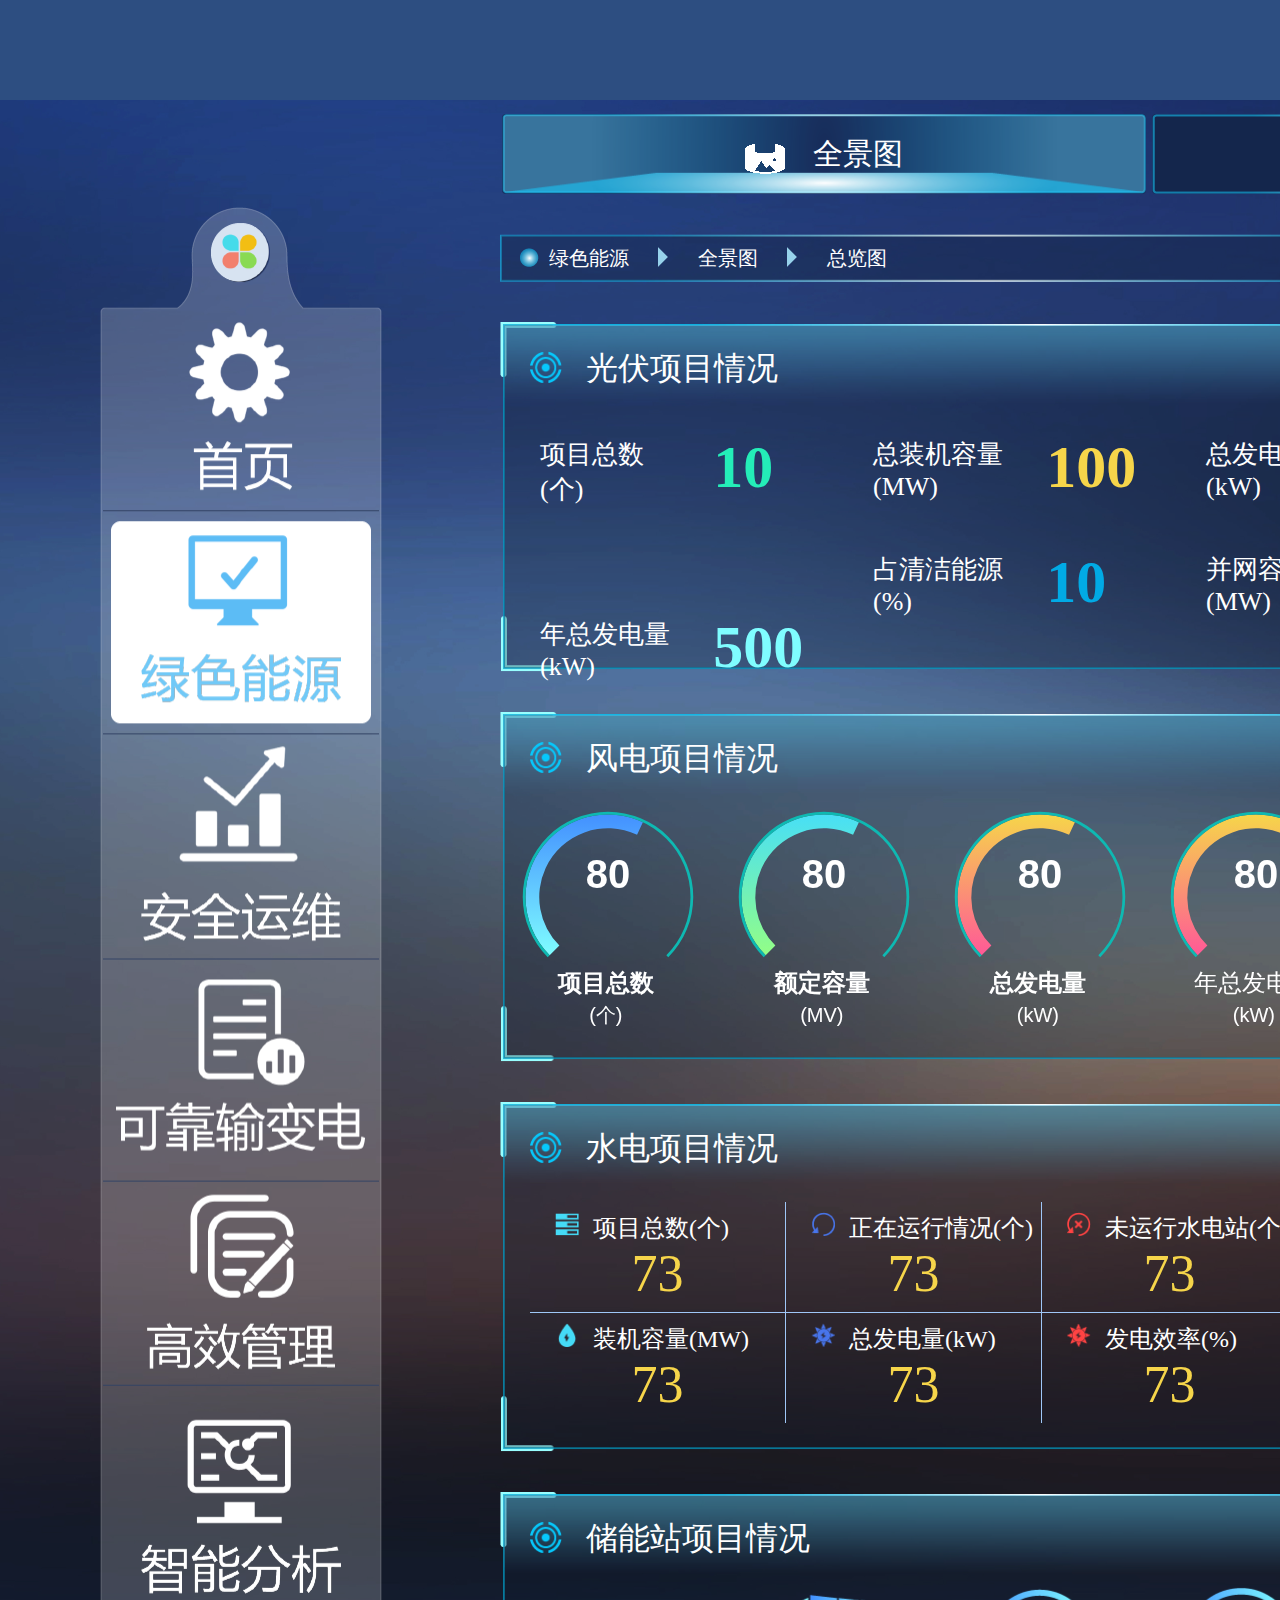
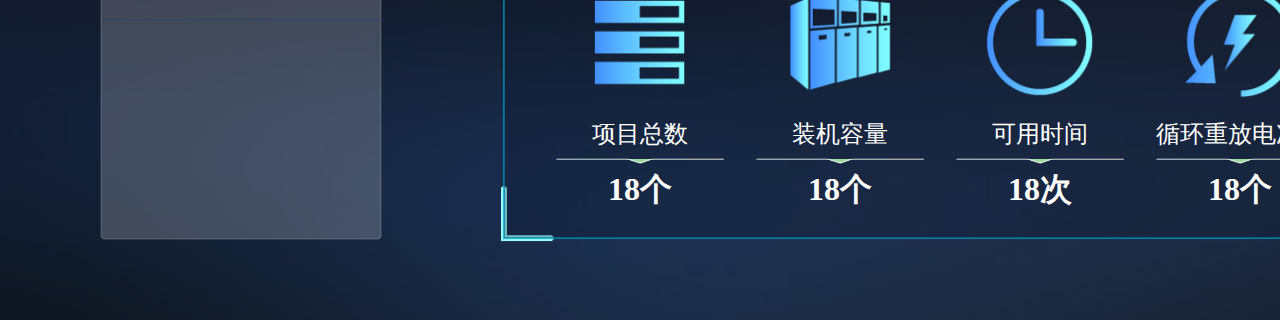
<file: index.html>
<!DOCTYPE html>
<html>
<head>
    <meta charset="utf-8">
	<title>乳源智能电网监测分析与辅助决策</title>
	<link rel="stylesheet" type="text/css" href="./css/index.css">
</head>
<body>
	<header>乳源智能电网监测分析与辅助决策</header>
    <nav>
      <img src="./img/nav.png">
    </nav>
    <iframe src="./greenEnergy.html"  class="router-view" id="main" name="main" frameborder="no" border="0" style="width:4620px;height:1815px;"></iframe>
    <!-- <iframe src="./绿色能源.html"  class="router-view" id="main" name="main" frameborder="0" style="min-height:400px;width:100%;height:99%;"></iframe> -->
    <script type="text/javascript" src="./js/jquery-3.3.1.min.js"></script>
    <script type="text/javascript" src="./js/index.js"></script>
</body>
</html>
</file>
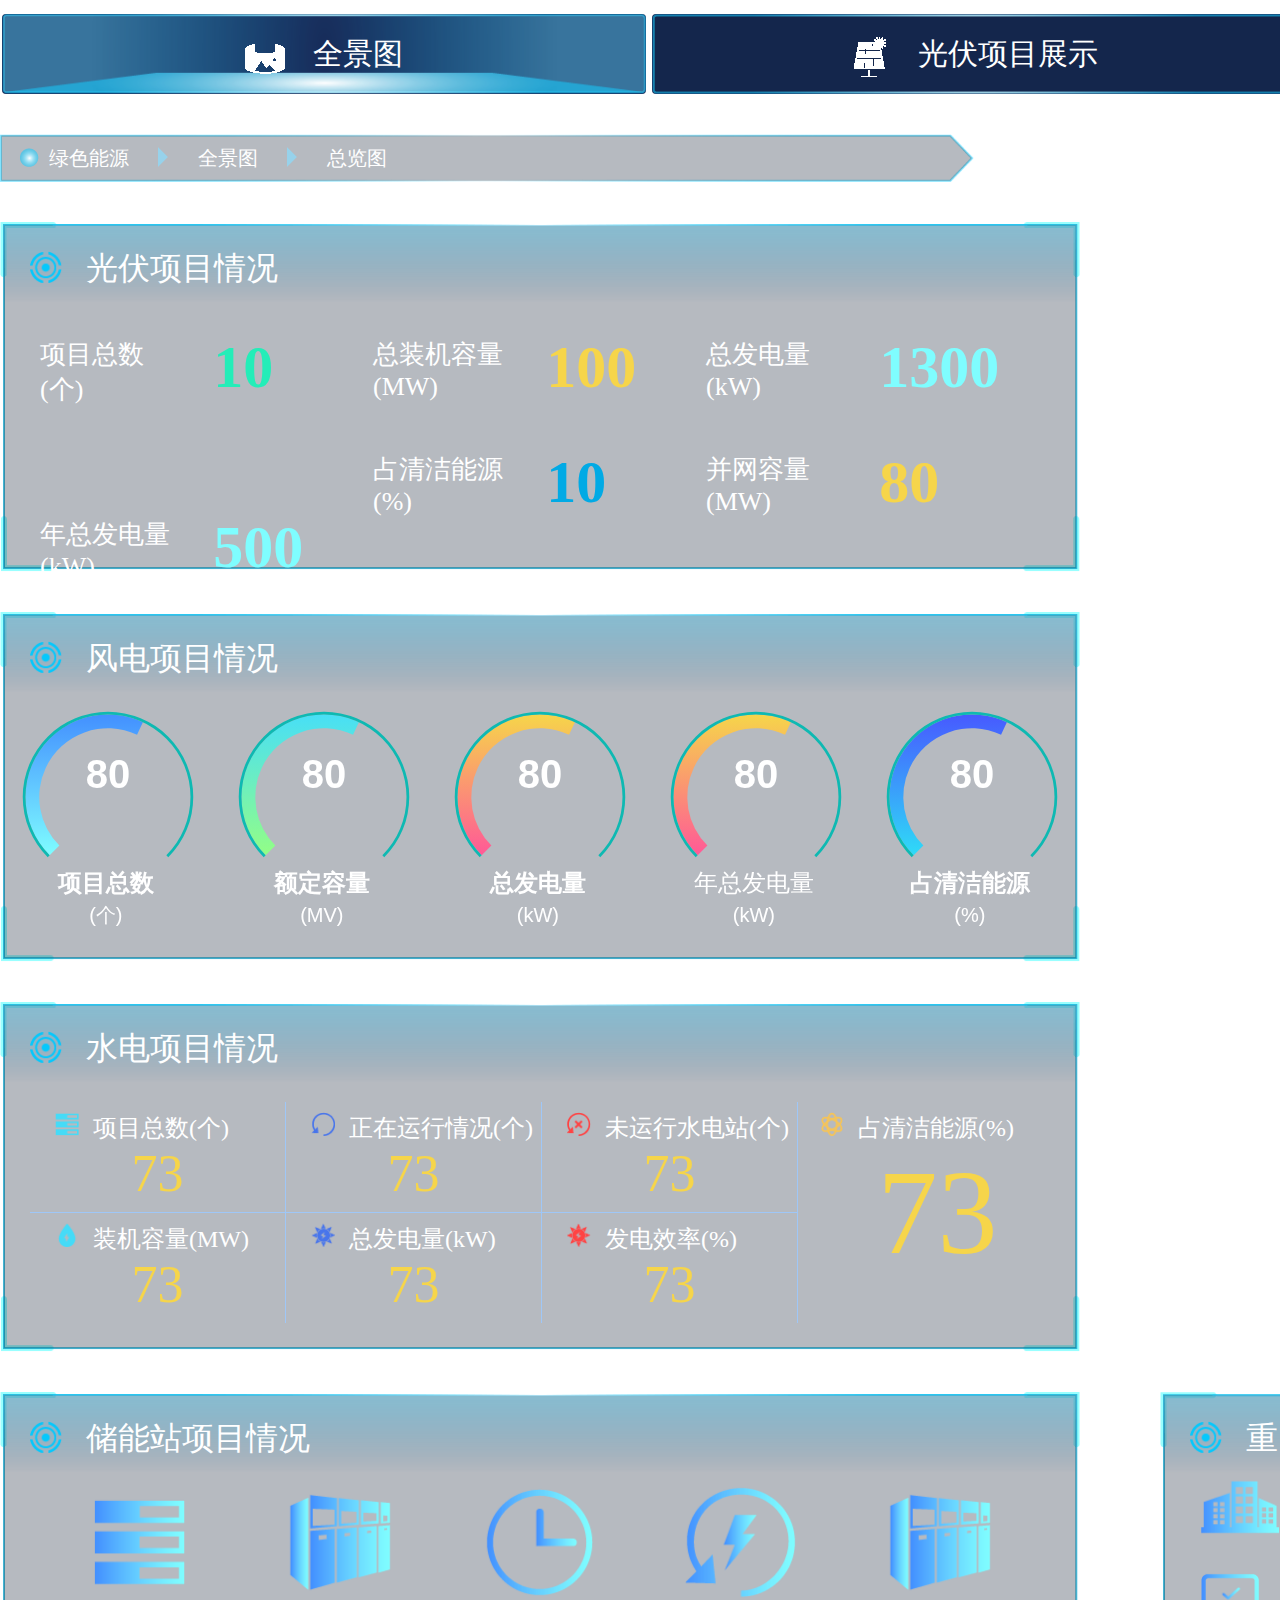
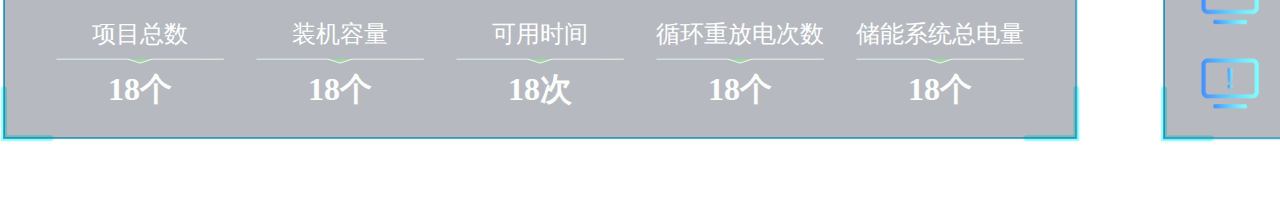
<file: greenEnergy.html>
<!DOCTYPE html>
<html>

<head>
    <meta charset="utf-8">
    <title>乳源智能电网监测分析与辅助决策</title>
    <link rel="stylesheet" type="text/css" href="./css/index2.css">
</head>

<body>
    <div class="index">
        <div class="items-wrapper">
            <div class="item-wrapper">
                <div class="visited item">
                    <img src="./img/全景.png">
                    <span>全景图</span>
                </div>
                <ul class="child-nav">
                    <li data-url="./overallView.html">总览图</li>
                </ul>
            </div>
            <div class="item-wrapper">
                <div class="item">
                    <img src="./img/光伏.png">
                    <span>光伏项目展示</span>
                </div>
                <ul class="child-nav">
                    <li data-url="./photovoltaic.html">总览图</li>
                </ul>
            </div>
            <div class="item-wrapper">
                <div class="item">
                    <img src="./img/风电.png">
                    <span>风电项目展示</span>
                </div>
                <ul class="child-nav">
                    <li data-url="./windPower.html">总览图</li>
                </ul>
            </div>
            <div class="item-wrapper">
                <div class="item">
                    <img src="./img/水电.png">
                    <span>水电项目展示</span>
                </div>
                <ul class="child-nav">
                    <li data-url="./hydropower.html">总览图</li>
                    <li data-url="./visualization.html">数据可视化</li>
                </ul>
            </div>
            <div class="item-wrapper">
                <div class="item">
                    <img src="./img/储能.png">
                    <span>储能项目展示</span>
                </div>
                <ul class="child-nav">
                    <li data-url="./storedEnergy.html">总览图</li>
                </ul>
            </div>
            <div class="item-wrapper">
                <div class="item">
                    <img src="./img/用户.png">
                    <span>重点用户展示</span>
                </div>
                <ul class="child-nav">
                    <li data-url="./majorCustomers.html">总览图</li>
                </ul>
            </div>
            <div class="item-wrapper">
                <div class="item">
                    <img src="./img/智慧平台.png">
                    <span>智慧台区展示</span>
                </div>
                <ul class="child-nav">
                    <li data-url="./intelligent.html">总览图</li>
                </ul>
            </div>
            <div style="clear: both;"></div>
        </div>
        <div class="bread-wrapper">
            <div class="bread">
                <div class="bread-item">
                    <img src="./img/面包屑.png">
                    <span class="first-name">绿色能源</span>
                </div>
                <div class="bread-item">
                    <span id="bread-second">
                        <img src="./img/面包屑2.png">
                        <span class="name">全景图</span>
                    </span>
                </div>
                <div class="bread-item">
                    <span id="bread-three">
                        <img src="./img/面包屑2.png">
                        <span class="name">总览图</span>
                    </span>
                    <!-- <img src="./img/面包屑2.png">
                    <span class="name">总览图</span> -->
                </div>
            </div>
        </div>
        <iframe src="./overallView.html" class="router-view" id="main" name="main" frameborder="no" border="0" 
        style="width:100%;height:100%;"></iframe>
        <!-- <iframe src="./光伏项目展示.html" class="router-view" id="main" name="main" frameborder="no" border="0" style="min-height:550px;width:100%;height:100%;"></iframe> -->
    </div>
        
    <script type="text/javascript" src="./js/jquery-3.3.1.min.js"></script>
    <script type="text/javascript" src="./js/index2.js"></script>
</body>

</html>
</file>
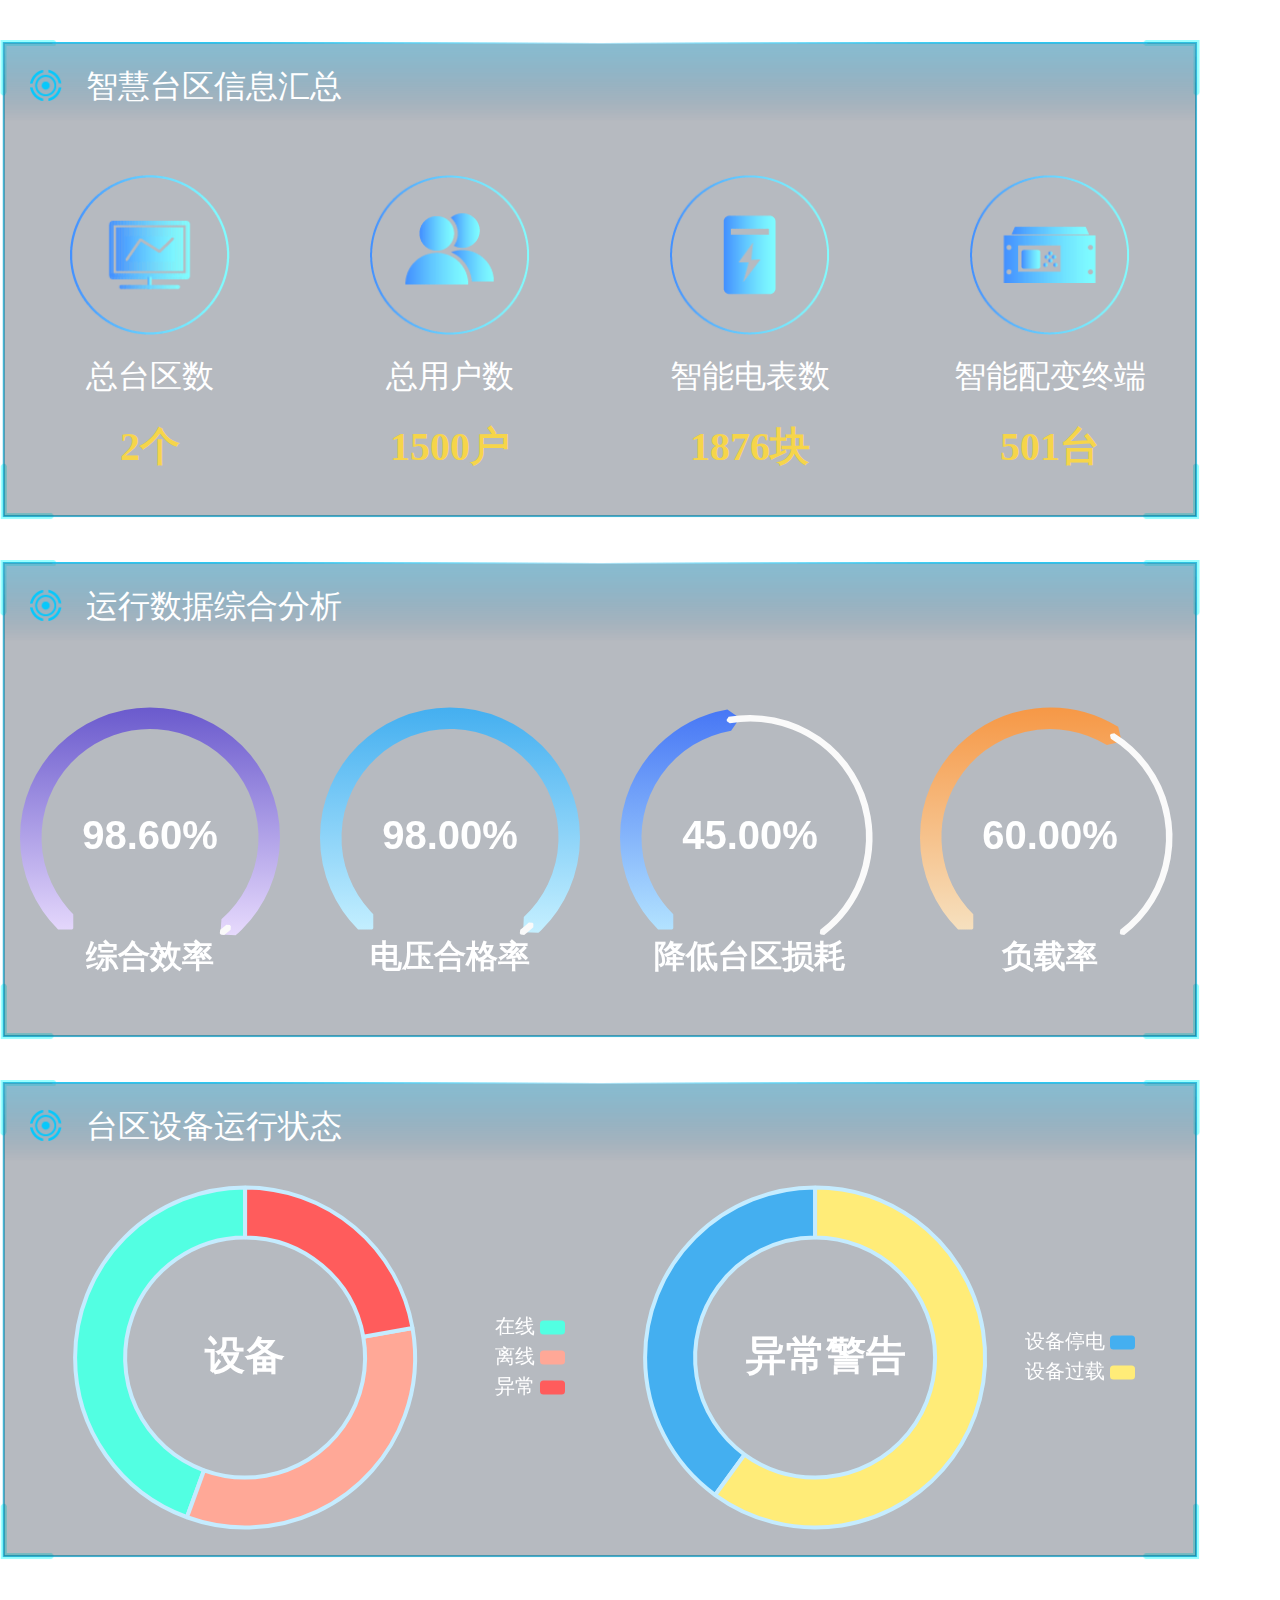
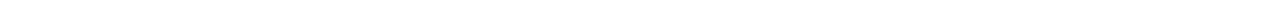
<file: intelligent.html>
<!DOCTYPE html>
<html>
<head>
	<meta charset="utf-8">
	<title>乳源智能电网监测分析与辅助决策</title>
    <link rel="stylesheet" type="text/css" href="./css/intelligent.css">
</head>
<body>
	<div class="outer-wrapper" id="app">
		<div class="left-wrapper">
			<div class="wrapper-item">
				<div class="item-title">
                    <span class="icon-img"><img src="./img/风电项目展示/标题图标.png"></span>
                    <span class="icon-text">智慧台区信息汇总</span>
                </div>
                <div class="wrapper-item-content">
                	<div class="left-item-one">
                		<div class="left-item-one-img"><img src="./img/智慧台区展示/汇总1-8.png"></div>
                		<div class="left-item-one-title" v-html="infoData.totalAmount.title"></div>
                		<div class="left-item-one-num" v-html="infoData.totalAmount.value"></div>
                	</div>
                	<div class="left-item-one">
                		<div class="left-item-one-img"><img src="./img/智慧台区展示/汇总2-8.png"></div>
                		<div class="left-item-one-title" v-html="infoData.totalCus.title"></div>
                		<div class="left-item-one-num" v-html="infoData.totalCus.value"></div>
                	</div>
                	<div class="left-item-one">
                		<div class="left-item-one-img"><img src="./img/智慧台区展示/汇总3-8.png"></div>
                		<div class="left-item-one-title" v-html="infoData.ammeter.title"></div>
                		<div class="left-item-one-num" v-html="infoData.ammeter.value"></div>
                	</div>
                	<div class="left-item-one">
                		<div class="left-item-one-img"><img src="./img/智慧台区展示/汇总4-8.png"></div>
                		<div class="left-item-one-title" v-html="infoData.terminal.title"></div>
                		<div class="left-item-one-num" v-html="infoData.terminal.value"></div>
                	</div>
                </div>
			</div>
			<div class="wrapper-item">
				<div class="item-title">
                    <span class="icon-img"><img src="./img/风电项目展示/标题图标.png"></span>
                    <span class="icon-text">运行数据综合分析</span>
                </div>
                <div class="wrapper-item-content">
                	<div class="left-item-two" ref="sportItem1"></div>
                	<div class="left-item-two" ref="sportItem2"></div>
                	<div class="left-item-two" ref="sportItem3"></div>
                	<div class="left-item-two" ref="sportItem4"></div>
                </div>
			</div>
			<div class="wrapper-item">
				<div class="item-title">
                    <span class="icon-img"><img src="./img/风电项目展示/标题图标.png"></span>
                    <span class="icon-text">台区设备运行状态</span>
                </div>
                <div class="wrapper-item-content right-padding-60">
                	<div class="left-item-three" ref="deviceItem1"></div>
                	<div class="left-item-three" ref="deviceItem2"></div>
                </div>
			</div>
		</div>
		<div class="middle-wrapper">
			<div class="middle-item">
				<!-- <div class="middle-item-button">
					<img src="./img/智慧台区展示/智慧台区-8.png">
					<span>智慧台区</span>
				</div> -->
                <div class="map-charts" ref="mapItem"></div>
			</div>
		</div>
		<div class="right-wrapper">
			<div class="wrapper-item">
				<div class="item-title">
                    <span class="icon-img"><img src="./img/风电项目展示/标题图标.png"></span>
                    <span class="icon-text">台区用电量趋势分析</span>
                </div>
                <div class="wrapper-item-content" ref="useEleItem"></div>
			</div>
			<div class="wrapper-item">
				<div class="item-title">
                    <span class="icon-img"><img src="./img/风电项目展示/标题图标.png"></span>
                    <span class="icon-text">电能质量分析</span>
                </div>
                <div class="wrapper-item-content" ref="powerQualityItem"></div>
			</div>
			<div class="wrapper-item">
				<div class="item-title">
                    <span class="icon-img"><img src="./img/风电项目展示/标题图标.png"></span>
                    <span class="icon-text">告警事件统计</span>
                </div>
                <div class="wrapper-item-content" ref='warnItem'></div>
			</div>
		</div>
	</div>
	<script type="text/javascript" src="./js/jquery-3.3.1.min.js"></script>
    <script src="./js/vue.js"></script>
    <script type="text/javascript" src="./js/echarts/echarts.min.js"></script>
    <script type="text/javascript" src="./js/intelligent.js"></script>
</body>
</html>
</file>
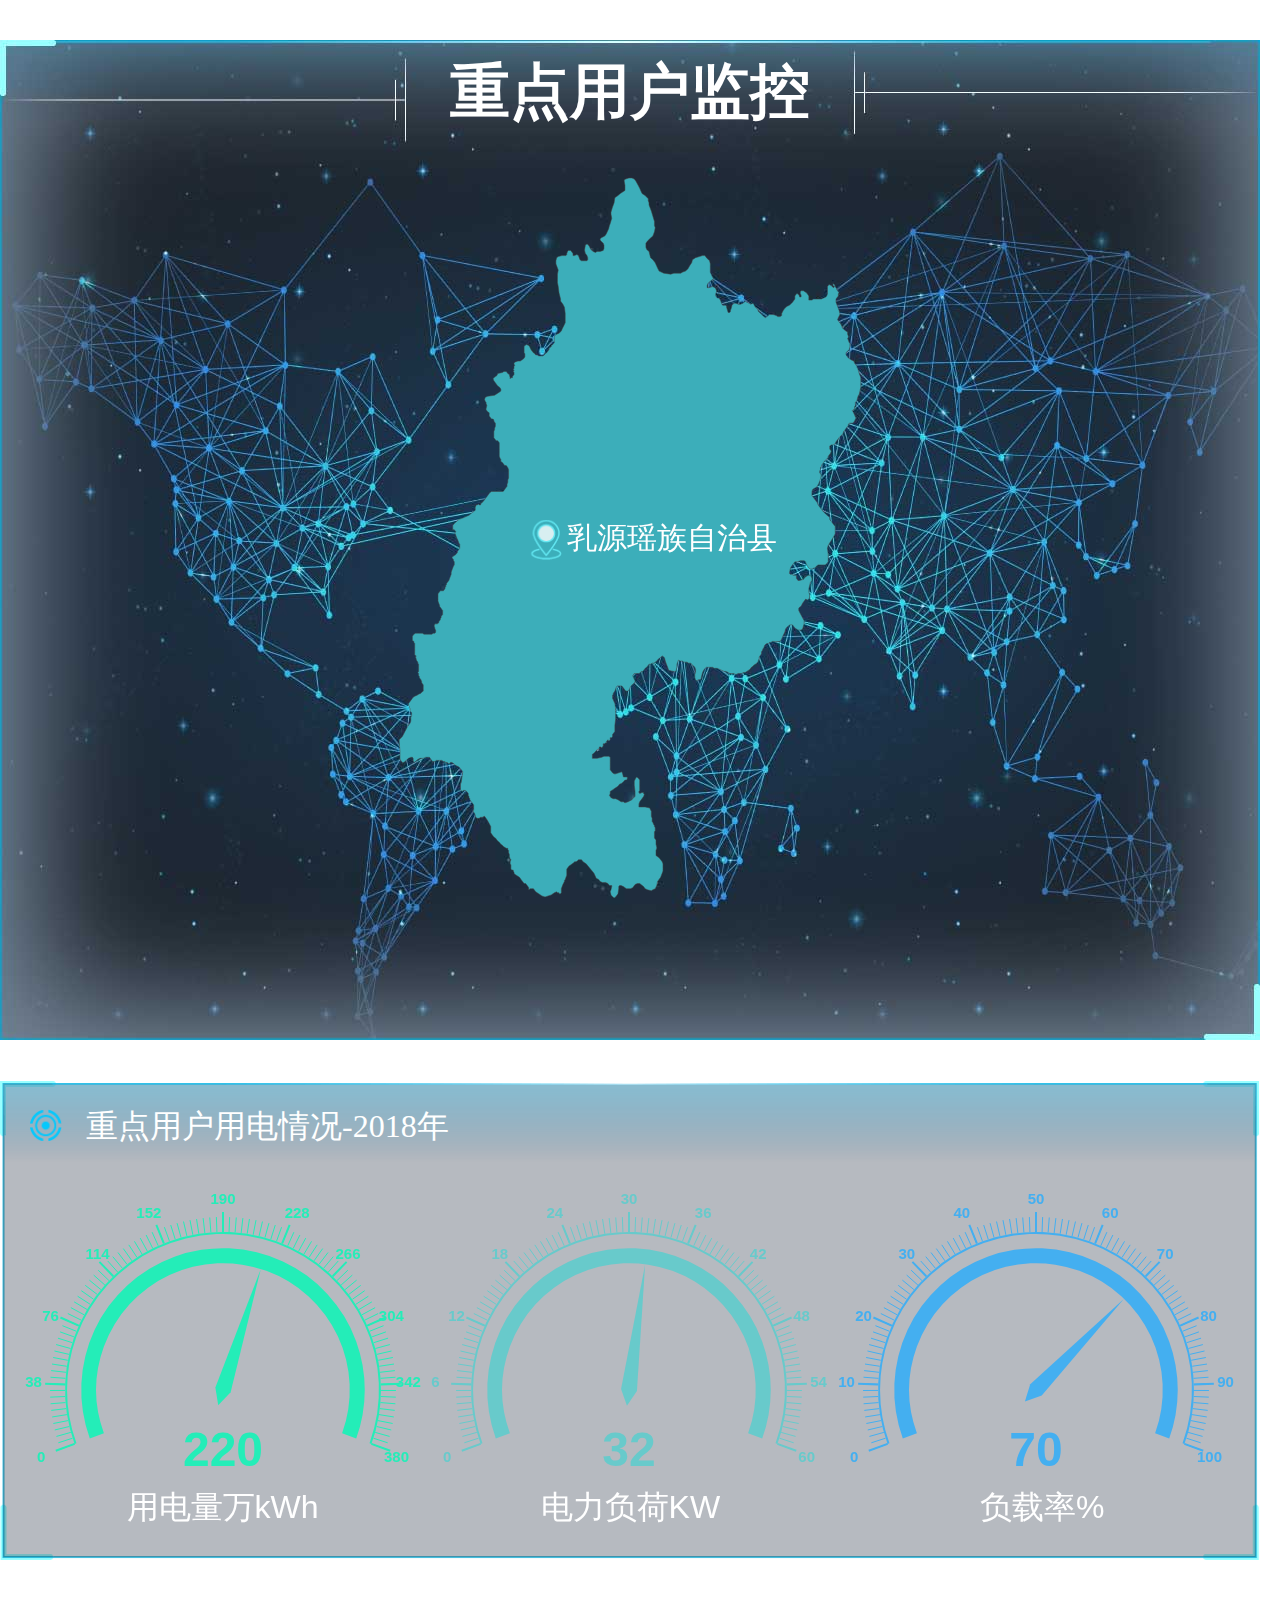
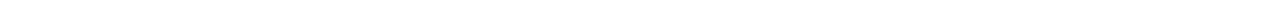
<file: majorCustomers.html>
<!DOCTYPE html>
<html>

<head>
    <meta charset="utf-8">
    <title>乳源智能电网监测分析与辅助决策</title>
    <link rel="stylesheet" type="text/css" href="./css/majorCustomers.css">
</head>

<body>
    <div class="outer-wrapper" id="app">
        <div class="left-wrapper">
        	<div class="item-first-wrapper">
        		<div class="item-first-title">重点用户监控</div>
        		<!-- 在这里插入图表 -->
        		<div class="item-first-charts" ref="mapItem"></div>
        	</div>
            <div class="item-wrapper">
                <div class="item-title">
                    <span class="icon-img"><img src="./img/风电项目展示/标题图标.png"></span>
                    <span class="icon-text">重点用户用电情况-2018年</span>
                </div>
                <div class="one-charts-wrapper padding-20">
                    <!-- 在这里插入图表 -->
                    <div class="one-charts-item" ref="usePowerChart1"></div>
                    <div class="one-charts-item" ref="usePowerChart2"></div>
                    <div class="one-charts-item" ref="usePowerChart3"></div>
                </div>
            </div>
        </div>
        <div class="middle-wrapper">
            <div class="middle-item-wrapper1">
            	<div class="middle-item-wrapper1-one">
            		<div class="item-title">
	                    <span class="icon-img"><img src="./img/风电项目展示/标题图标.png"></span>
	                    <span class="icon-text">重点用户能耗数据占比分析-2018年</span>
	                </div>
	                <!-- 在这里插入图表 -->
	                <div class="middle-item-first-chart" ref="energyConsumptionItem"></div>
            	</div>
            	<div class="middle-item-wrapper1-one">
            		<div class="item-title">
	                    <span class="icon-img"><img src="./img/风电项目展示/标题图标.png"></span>
	                    <span class="icon-text">重点用户异常警告分析-2018年</span>
	                </div>
	                <!-- 在这里插入图表 -->
	                <div class="middle-item-first-chart" ref="errorItem"></div>
            	</div>
            </div>
            <div class="middle-item-wrapper2">
            	<div class="item-title">
                    <span class="icon-img"><img src="./img/风电项目展示/标题图标.png"></span>
                    <span class="icon-text">重点用户能耗峰平谷分析-2018年</span>
                </div>
                <div class="middle-item-div">
                	<div class="middle-item-div-one">峰总用电量：<span v-html="consumptionData.peak+'万kWh'"></span></div>
                	<div class="middle-item-div-one">平总用电量：<span v-html="consumptionData.flat+'万kWh'"></span></div>
                	<div class="middle-item-div-one">谷总用电量：<span v-html="consumptionData.valley+'万kWh'"></span></div>
                </div>
                <!-- 在这里插入图表 -->
                <div class="middle-item-two-chart" ref='consumptionChartItem'></div>
            </div>
        </div>
        <div class="right-wrapper">
            <div class="item-wrapper">
                <div class="item-title">
                    <span class="icon-img"><img src="./img/风电项目展示/标题图标.png"></span>
                    <span class="icon-text">重点用户重点设备监控-2018年</span>
                </div>
                <!-- 在这里插入图表 -->
                <div class="one-charts-wrapper" ref="deviceChart"></div>
            </div>
            <div class="item-wrapper">
                <div class="item-title">
                    <span class="icon-img"><img src="./img/风电项目展示/标题图标.png"></span>
                    <span class="icon-text">重点用户能耗数据占比分析-2018年</span>
                </div>
                <div class="one-charts-wrapper">
                	<!-- 在这里插入图表 -->
                	<div class="right-charts-item" ref="liquidFillItem_1"></div>
                    <div class="right-charts-item" ref="liquidFillItem_2"></div>
                    <div class="right-charts-item" ref="liquidFillItem_3"></div>
                </div>
            </div>
            <div class="item-wrapper">
                <div class="item-title">
                    <span class="icon-img"><img src="./img/风电项目展示/标题图标.png"></span>
                    <span class="icon-text">光伏项目情况</span>
                </div>
                <!-- 在这里插入图表 -->
                <div class="one-charts-wrapper" ref="loadItem"></div>
            </div>
        </div>
    </div>
    <script type="text/javascript" src="./js/jquery-3.3.1.min.js"></script>
    <script src="./js/vue.js"></script>
    <script type="text/javascript" src="./js/echarts/echarts.min.js"></script>
    <script type="text/javascript" src="./js/echarts/echarts-liquidfill.min.js"></script>
    <script type="text/javascript" src="./js/majorCustomers.js"></script>
</body>

</html>
</file>
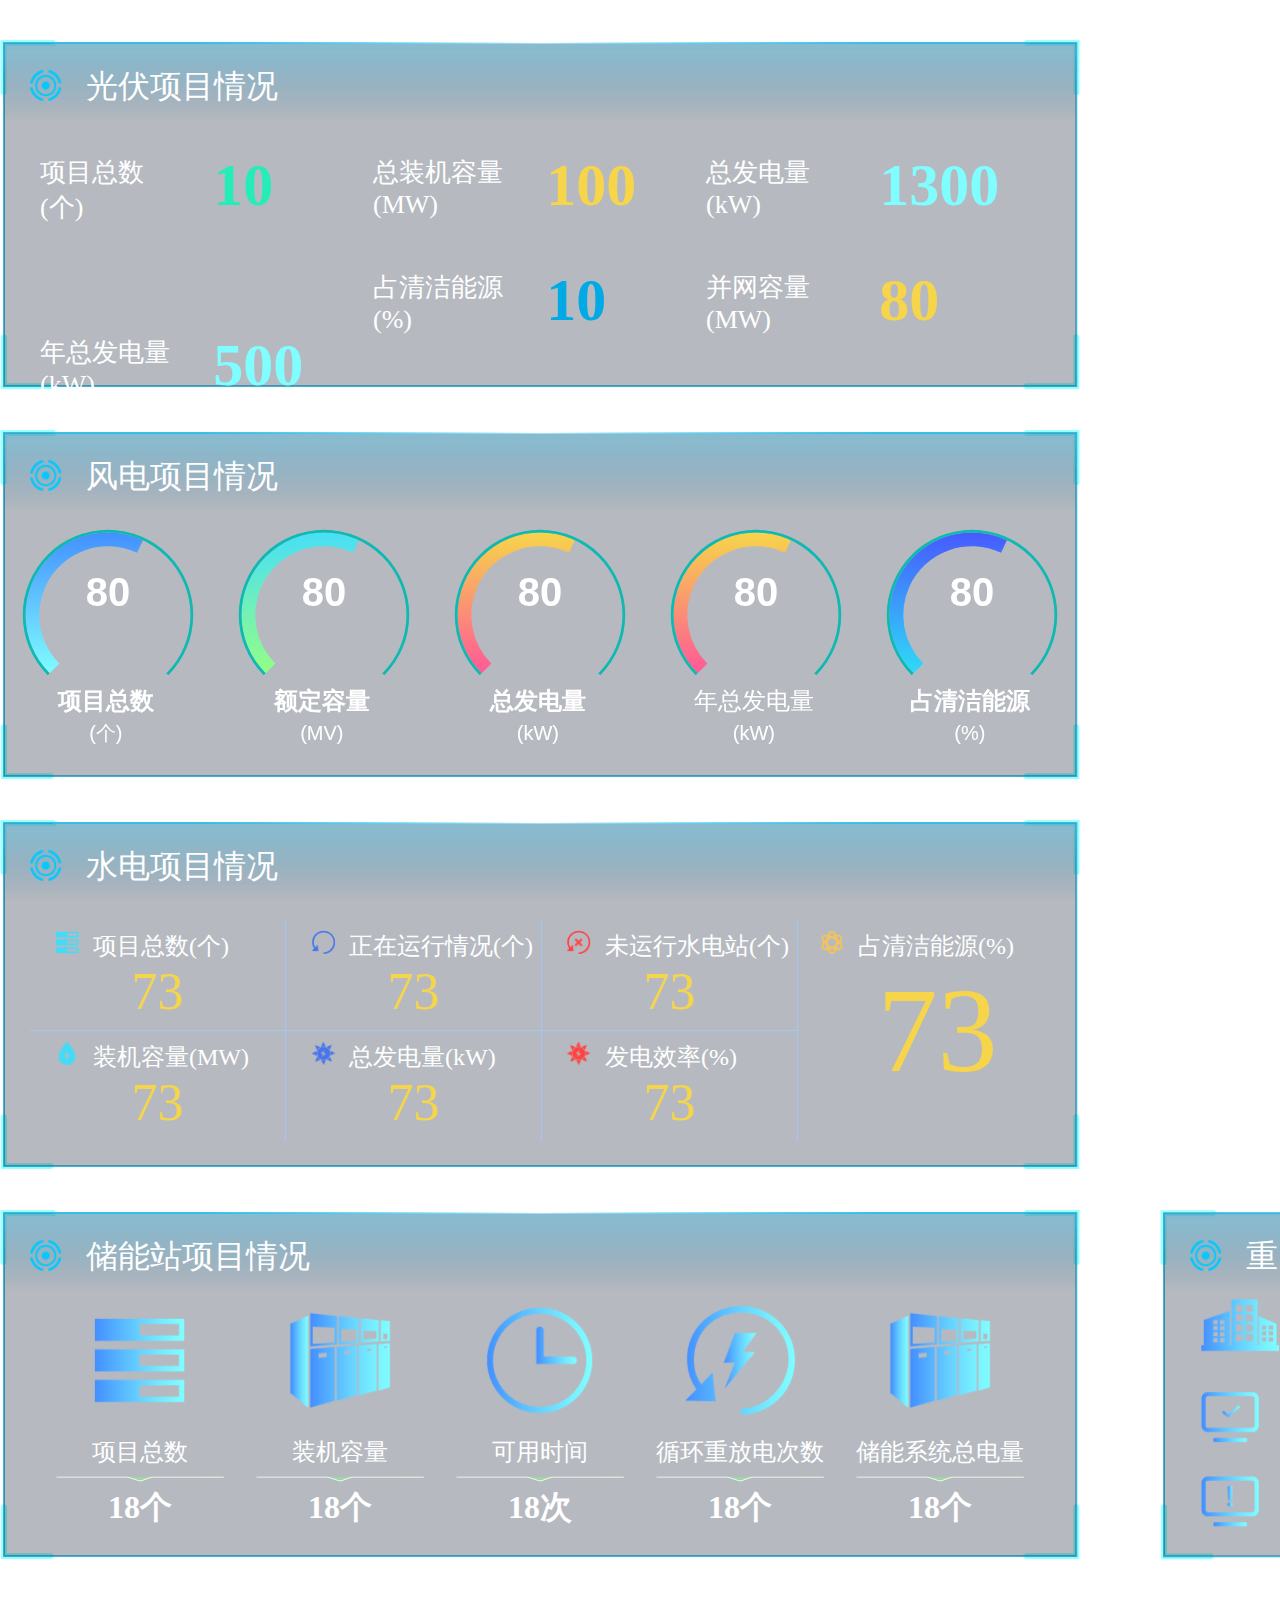
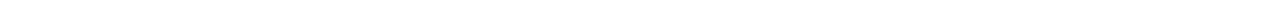
<file: overallView.html>
<!DOCTYPE html>
<html>
<head>
	<meta charset="utf-8">
	<title>乳源智能电网监测分析与辅助决策</title>
	<link rel="stylesheet" type="text/css" href="./css/overallView.css">
</head>
<body>
	<div class="outer-wrapper" id="app">
		<div class="left-wrapper">
			<div class="item-wrapper">
				<div class="item-title">
					<span class="icon-img"><img src="./img/风电项目展示/标题图标.png"></span>
					<span class="icon-text">光伏项目情况</span>
				</div>
				<div class="left-first-item-wrapper">
					<div class="left-first-item">
						<div class="left-first-item1">
							<span v-html="totalData.guangfu.proTotal.title">项目总数</span>
							<span v-html="totalData.guangfu.proTotal.unit">(个)</span>
						</div>
						<div class="left-first-item2 num1" v-html="totalData.guangfu.proTotal.value"></div>
					</div>
					<div class="left-first-item">
						<div class="left-first-item1">
							<span v-html="totalData.guangfu.totalCapacity.title">总装机容量</span>
							<span v-html="totalData.guangfu.totalCapacity.unit">(MW)</span>
						</div>
						<div class="left-first-item2 num2" v-html="totalData.guangfu.totalCapacity.value"></div>
					</div>
					<div class="left-first-item">
						<div class="left-first-item1">
							<span v-html="totalData.guangfu.totalPower.title">总发电量</span>
							<span v-html="totalData.guangfu.totalPower.unit">(kW)</span>
						</div>
						<div class="left-first-item2 num3" v-html="totalData.guangfu.totalPower.value"></div>
					</div>
					<div class="left-first-item">
						<div class="left-first-item1">
							<span v-html="totalData.guangfu.cleer.title">占清洁能源</span>
							<span v-html="totalData.guangfu.cleer.unit">(%)</span>
						</div>
						<div class="left-first-item2 num4" v-html="totalData.guangfu.cleer.value"></div>
					</div>
					<div class="left-first-item">
						<div class="left-first-item1">
							<span v-html="totalData.guangfu.inlineTotal.title">并网容量</span>
							<span v-html="totalData.guangfu.inlineTotal.unit">(MW)</span>
						</div>
						<div class="left-first-item2 num2" v-html="totalData.guangfu.inlineTotal.value"></div>
					</div>
					<div class="left-first-item">
						<div class="left-first-item1">
							<span v-html="totalData.guangfu.yearTotal.title">年总发电量</span>
							<span v-html="totalData.guangfu.yearTotal.unit">(kW)</span>
						</div>
						<div class="left-first-item2 num3" v-html="totalData.guangfu.yearTotal.value"></div>
					</div>
				</div>
			</div>
			<div class="item-wrapper">
				<div class="item-title">
					<span class="icon-img"><img src="./img/风电项目展示/标题图标.png"></span>
					<span class="icon-text">风电项目情况</span>
				</div>
				<!-- 在这里插入图表 -->
				<div class="left-two-chart" ref="windPowerChart_1"></div>
			</div>
			<div class="item-wrapper">
				<div class="item-title">
					<span class="icon-img"><img src="./img/风电项目展示/标题图标.png"></span>
					<span class="icon-text">水电项目情况</span>
				</div>
				<div class="left-three-wrapper">
					<div class="left-three-wrapper-item">
						<div class="left-three-wrapper-item-top">
							<img src="./img/全景图/水电1-8.png">
							<span v-html="totalData.shuidian.proTotal.title">项目总数(个)</span>
						</div>
						<div class="left-three-wrapper-item-bottom" v-html="totalData.shuidian.proTotal.value"></div>
					</div>
					<div class="left-three-wrapper-item">
						<div class="left-three-wrapper-item-top">
							<img src="./img/全景图/水电2-8.png">
							<span v-html="totalData.shuidian.onSport.title">正在运行情况(个)</span>
						</div>
						<div class="left-three-wrapper-item-bottom" v-html="totalData.shuidian.onSport.value">30</div>
					</div>
					<div class="left-three-wrapper-item">
						<div class="left-three-wrapper-item-top">
							<img src="./img/全景图/水电3-8.png">
							<span v-html="totalData.shuidian.offSport.title">未运行水电站(个)</span>
						</div>
						<div class="left-three-wrapper-item-bottom" v-html="totalData.shuidian.offSport.value"></div>
					</div>
					<div class="left-three-wrapper-item2">
						<div class="left-three-wrapper-item-top">
							<img src="./img/全景图/水电7-8.png">
							<span v-html="totalData.shuidian.clean.title">占清洁能源(%)</span>
						</div>
						<div class="left-three-wrapper-item-bottom2" v-html="totalData.shuidian.clean.value"></div>
					</div>
					<div class="left-three-wrapper-item">
						<div class="left-three-wrapper-item-top">
							<img src="./img/全景图/水电4-8.png">
							<span v-html="totalData.shuidian.capical.title">装机容量(MW)</span>
						</div>
						<div class="left-three-wrapper-item-bottom" v-html="totalData.shuidian.capical.value"></div>
					</div>
					<div class="left-three-wrapper-item">
						<div class="left-three-wrapper-item-top">
							<img src="./img/全景图/水电5-8.png">
							<span v-html="totalData.shuidian.power.title">总发电量(kW)</span>
						</div>
						<div class="left-three-wrapper-item-bottom" v-html="totalData.shuidian.power.value"></div>
					</div>
					<div class="left-three-wrapper-item">
						<div class="left-three-wrapper-item-top">
							<img src="./img/全景图/水电6-8.png">
							<span v-html="totalData.shuidian.rate.title">发电效率(%)</span>
						</div>
						<div class="left-three-wrapper-item-bottom" v-html="totalData.shuidian.rate.value"></div>
					</div>
				</div>
			</div>
			<div class="item-wrapper">
				<div class="item-title">
					<span class="icon-img"><img src="./img/风电项目展示/标题图标.png"></span>
					<span class="icon-text">储能站项目情况</span>
				</div>
				<div class="left-four-item-wrapper">
					<div class="left-four-item">
						<img src="./img/全景图/储能1-8.png">
						<div class="left-four-item-bottom">
							<span class="bottom-title" v-html='totalData.chuneng.proTotal.title'>项目总数</span>
							<img src="./img/全景图/储能5-8.png">
							<span class="bottom-num" v-html='totalData.chuneng.proTotal.value'></span>
						</div>
					</div>
					<div class="left-four-item">
						<img src="./img/全景图/储能2-8.png">
						<div class="left-four-item-bottom">
							<span class="bottom-title" v-html='totalData.chuneng.capital.title'>项目总数</span>
							<img src="./img/全景图/储能5-8.png">
							<span class="bottom-num" v-html='totalData.chuneng.capital.value'></span>
						</div>
					</div>
					<div class="left-four-item">
						<img src="./img/全景图/储能3-8.png">
						<div class="left-four-item-bottom">
							<span class="bottom-title" v-html='totalData.chuneng.time.title'>可用时间</span>
							<img src="./img/全景图/储能5-8.png">
							<span class="bottom-num" v-html='totalData.chuneng.time.value'></span>
						</div>
					</div>
					<div class="left-four-item">
						<img src="./img/全景图/储能4-8.png">
						<div class="left-four-item-bottom">
							<span class="bottom-title" v-html='totalData.chuneng.power.title'>循环重放电次数</span>
							<img src="./img/全景图/储能5-8.png">
							<span class="bottom-num" v-html='totalData.chuneng.power.value'></span>
						</div>
					</div>
					<div class="left-four-item">
						<img src="./img/全景图/储能2-8.png">
						<div class="left-four-item-bottom">
							<span class="bottom-title" v-html='totalData.chuneng.totalPower.title'>储能系统总电量</span>
							<img src="./img/全景图/储能5-8.png">
							<span class="bottom-num" v-html='totalData.chuneng.totalPower.value'></span>
						</div>
					</div>
				</div>
			</div>
		</div>
		<div class="middle-wrapper">
			<!-- 在这里插入图表 -->
			<div class="map-button">
				<div class="map-button-item" v-on:click="showMarker($event)" data="gxww">
					<img src="./img/全景图/1-8.png">
					<span>光绪微网</span>
				</div>
				<div class="map-button-item" v-on:click="showMarker($event)" data="zhpt">
					<img src="./img/全景图/2-8.png">
					<span>智慧平台</span>
				</div>
				<div class="map-button-item" v-on:click="showMarker($event)" data="gfxm">
					<img src="./img/全景图/3-8.png">
					<span>光伏项目</span>
				</div>
				<div class="map-button-item" v-on:click="showMarker($event)" data="fdxm">
					<img src="./img/全景图/4-8.png">
					<span>风电项目</span>
				</div>
				<div class="map-button-item" v-on:click="showMarker($event)" data="xsdxm">
					<img src="./img/全景图/5-8.png">
					<span>小水电项目</span>
				</div>
				<div class="map-button-item" v-on:click="showMarker($event)" data="ddqccdz">
					<img src="./img/全景图/6-8.png">
					<span>电动汽车充电站</span>
				</div>
			</div>
			<div class="middle-item" id="map"></div>
			<div class="middle-item-wrapper">
				<div class="item-title">
					<span class="icon-img"><img src="./img/风电项目展示/标题图标.png"></span>
					<span class="icon-text">重点用户运行情况</span>
				</div>
				<div class="middle-item-left-wrapper">
					<div class="middle-item-left-item">
						<div class="middle-item-left-title">
							<img src='./img/全景图/重点1-8.png'>
							<span>丽宫酒店项目</span>
						</div>
						<div class="middle-item-left-content">
							<div class="middle-item-left-icon">
								<div class="middle-item-left-icon1">
									<img src="./img/全景图/重点2-8.png">
									<div class="middle-item-left-icon1-text">
										<div class="middle-item-left-icon1-text-mun" v-html="totalData.yonghu.ligong.online.value"></div>
										<div class="middle-item-left-icon1-text-title" v-html="totalData.yonghu.ligong.online.title">设备在线数</div>
									</div>
								</div>
								<div class="middle-item-left-icon1">
									<img src="./img/全景图/重点3-8.png">
									<div class="middle-item-left-icon1-text">
										<div class="middle-item-left-icon1-text-mun" v-html="totalData.yonghu.ligong.offline.value"></div>
										<div class="middle-item-left-icon1-text-title" v-html="totalData.yonghu.ligong.offline.title">运行故障</div>
									</div>
								</div>
							</div>
							<!-- 在这里插入图表 -->
							<div class="middle-item-left-chart" ref='cusChart_1'></div>
						</div>
					</div>
					<div class="middle-item-left-item">
						<div class="middle-item-left-title">
							<img src='./img/全景图/重点4-8.png'>
							<span>云门寺智慧用电项目</span>
						</div>
						<div class="middle-item-left-content">
							<div class="middle-item-left-icon">
								<div class="middle-item-left-icon1">
									<img src="./img/全景图/重点2-8.png">
									<div class="middle-item-left-icon1-text">
										<div class="middle-item-left-icon1-text-mun" v-html="totalData.yonghu.yumensi.online.value">20台</div>
										<div class="middle-item-left-icon1-text-title" v-html="totalData.yonghu.yumensi.online.title">设备在线数</div>
									</div>
								</div>
								<div class="middle-item-left-icon1">
									<img src="./img/全景图/重点3-8.png">
									<div class="middle-item-left-icon1-text">
										<div class="middle-item-left-icon1-text-mun" v-html="totalData.yonghu.yumensi.offline.value">10次</div>
										<div class="middle-item-left-icon1-text-title" v-html="totalData.yonghu.yumensi.offline.title">运行故障</div>
									</div>
								</div>
							</div>
							<!-- 在这里插入图表 -->
							<div class="middle-item-left-chart" ref='cusChart_2'></div>
						</div>
					</div>
				</div>
			</div>
			<div class="middle-item-wrapper">
				<div class="item-title">
					<span class="icon-img"><img src="./img/风电项目展示/标题图标.png"></span>
					<span class="icon-text">充电桩运行情况</span>
				</div>
				<div class="middle-item-right-wrapper">
					<div class="middle-item-right-item item1">
						<div class="middle-item-right-item-mun" v-html='totalData.congdianzhuang.congdianzhan.value'></div>
						<div class="middle-item-right-item-text" v-html='totalData.congdianzhuang.congdianzhan.title'></div>
					</div>
					<div class="middle-item-right-item item2">
						<div class="middle-item-right-item-mun" v-html='totalData.congdianzhuang.congdianzhuang.value'></div>
						<div class="middle-item-right-item-text" v-html='totalData.congdianzhuang.congdianzhuang.title'>充电桩(台)</div>
					</div>
					<div class="middle-item-right-item item3">
						<div class="middle-item-right-item-mun" v-html='totalData.congdianzhuang.time.value'></div>
						<div class="middle-item-right-item-text" v-html='totalData.congdianzhuang.time.title'>累计充电次数(次)</div>
					</div>
					<div class="middle-item-right-item item4">
						<div class="middle-item-right-item-mun" v-html='totalData.congdianzhuang.power.value'></div>
						<div class="middle-item-right-item-text" v-html='totalData.congdianzhuang.power.title'>累计供电(kW)</div>
					</div>
				</div>
			</div>
		</div>
		<div class="right-wrapper">
			<div class="item-wrapper">
				<div class="item-title">
					<span class="icon-img"><img src="./img/风电项目展示/标题图标.png"></span>
					<span class="icon-text">绿色能源-综合分析</span>
				</div>
				<div class="right-one-wrapper">
					<div class="right-one-left-item">
						<div class="right-one-left-item-icon">
							<div class="right-one-left-item-icon-num num1" v-html='totalData.zhonghe.power.value'></div>
							<div class="right-one-left-item-icon-text" v-html='totalData.zhonghe.power.title'></div>
						</div>
						<div class="right-one-left-item-icon">
							<div class="right-one-left-item-icon-num num2" v-html='totalData.zhonghe.rate.value'></div>
							<div class="right-one-left-item-icon-text" v-html='totalData.zhonghe.rate.title'></div>
						</div>
					</div>
					<!-- 在这里插入图表 -->
					<div class="right-one-right-item" ref="greenMultipleItem"></div>
				</div>
			</div>
			<div class="item-wrapper">
				<div class="item-title">
					<span class="icon-img"><img src="./img/风电项目展示/标题图标.png"></span>
					<span class="icon-text">绿色能源-效率分析</span>
				</div>
				<div class="right-two-wrapper">
					<!-- 在这里插入图表 -->
					<div class="right-two-wrapper-chart" ref="greenEffItem_1"></div>
					<!-- 在这里插入图表 -->
					<div class="right-two-wrapper-chart" ref="greenEffItem_2"></div>
					<!-- 在这里插入图表 -->
					<div class="right-two-wrapper-chart" ref="greenEffItem_3"></div>
				</div>
			</div>
			<div class="item-wrapper">
				<div class="item-title">
					<span class="icon-img"><img src="./img/风电项目展示/标题图标.png"></span>
					<span class="icon-text">绿色能源-安全分析</span>
				</div>
				<!-- 在这里插入图表 -->
				<div class="right-three-wrapper" ref="greenChart"></div>
			</div>
			<div class="item-wrapper">
				<div class="item-title">
					<span class="icon-img"><img src="./img/风电项目展示/标题图标.png"></span>
					<span class="icon-text">绿色能源-社会贡献</span>
				</div>
				<div class="right-four-wrapper">
					<!-- 在这里插入图表 -->
					<div class="right-four-item" ref="greenPileItem"></div>
					<!-- 在这里插入图表 -->
					<div class="right-four-item" ref="devoteChart">
						<div class="right-four-item-icon">
							<img src="./img/全景图/贡献1-8.png">
							<span v-html="devoteData.co2.title+':'+devoteData.co2.value+devoteData.co2.unit"></span>
						</div>
						<div class="right-four-item1-wrapper">
							<div class="right-four-item1" ref="devoteChart1"></div>
						</div>
						<div class="right-four-item-icon">
							<img src="./img/全景图/贡献2-8.png">
							<span v-html="devoteData.coal.title+':'+devoteData.coal.value+devoteData.coal.unit"></span>
						</div>
						<div class="right-four-item1-wrapper">
							<div class="right-four-item1" ref="devoteChart2"></div>
						</div>
						<div class="right-four-item-icon">
							<img src="./img/全景图/贡献3-8.png">
							<span v-html="devoteData.tree.title+':'+devoteData.tree.value+devoteData.tree.unit"></span>
						</div>
						<div class="right-four-item1-wrapper">
							<div class="right-four-item1" ref="devoteChart3"></div>
						</div>
					</div>
				</div>
			</div>
		</div>
	</div>
	<script type="text/javascript" src="./js/jquery-3.3.1.min.js"></script>
	<script type="text/javascript" src="https://webapi.amap.com/maps?v=1.4.10&amp;key=9c0ade1d3d6c1ea6375d73b09f939be3"></script>
	<script src="./js/vue.js"></script>
	<script type="text/javascript" src="./js/echarts/echarts.min.js"></script>
	<script type="text/javascript" src="./js/overallView.js"></script>
</body>
</html>
</file>
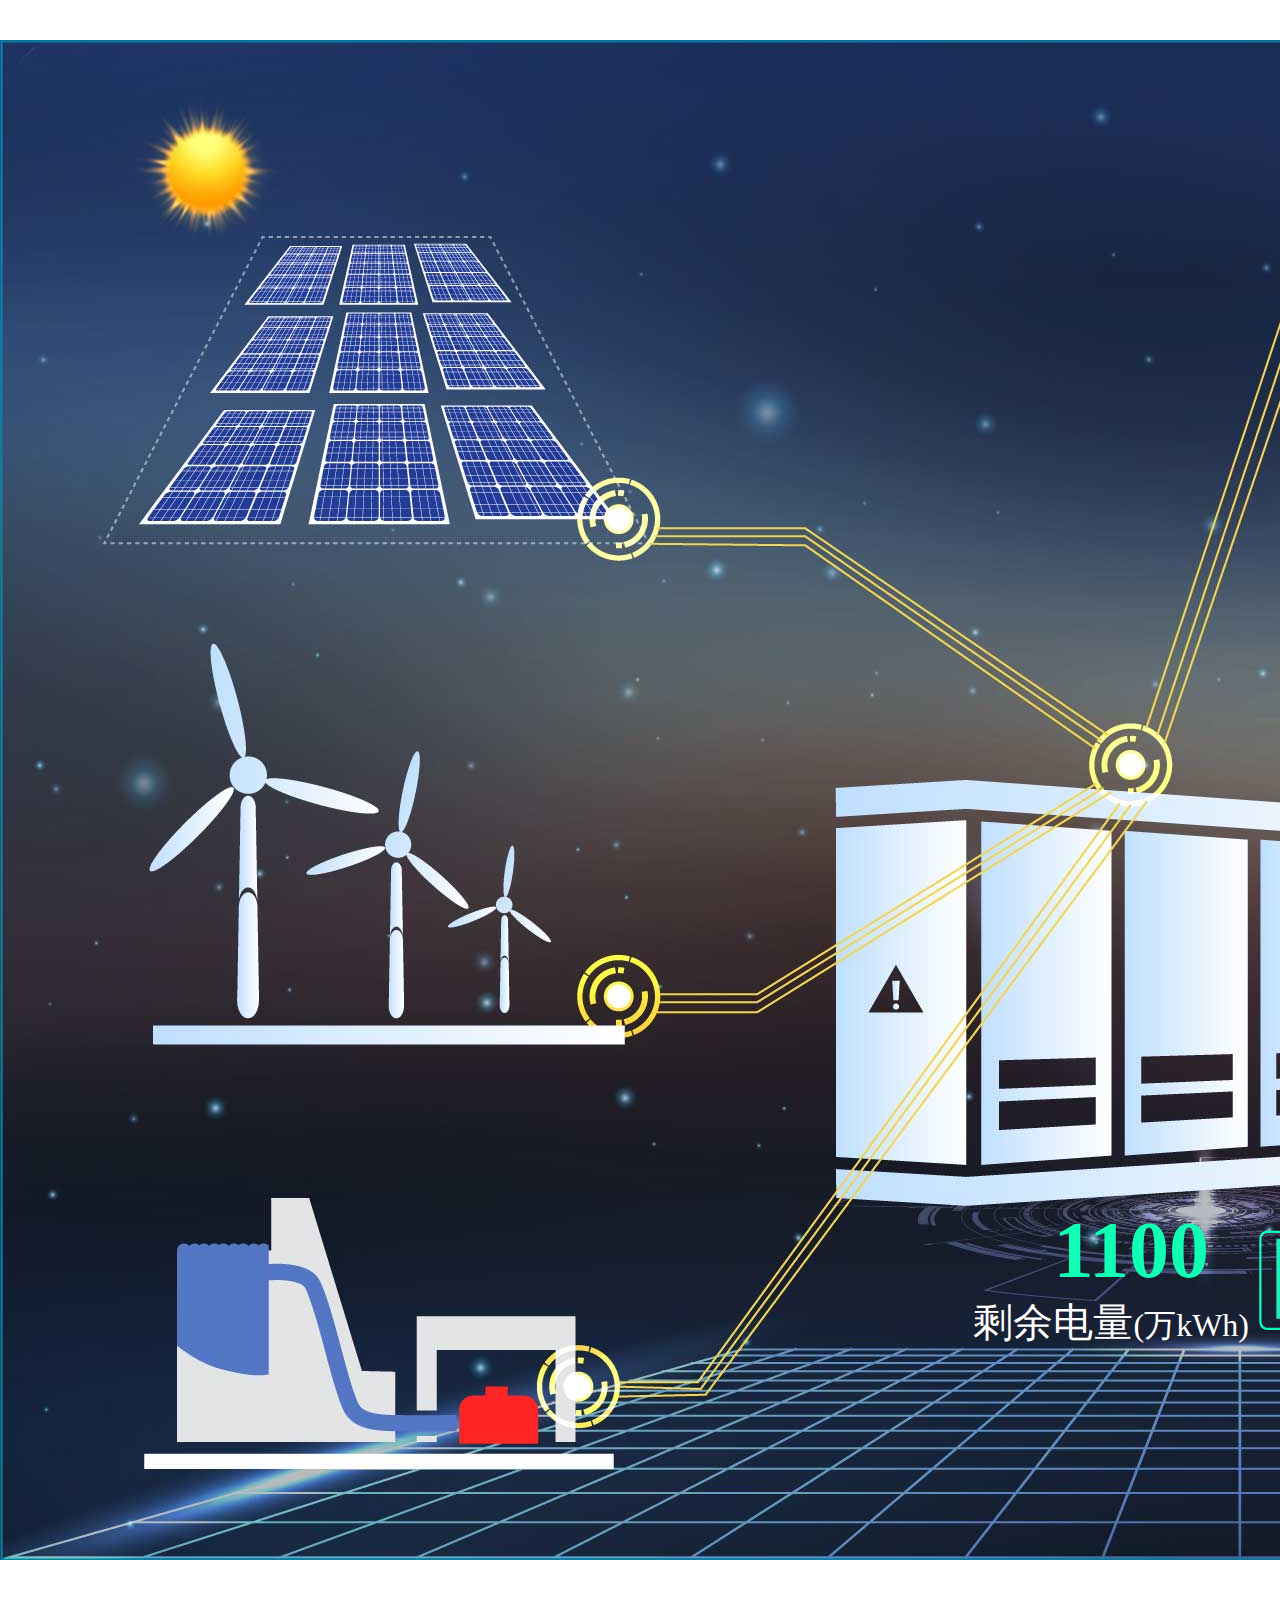
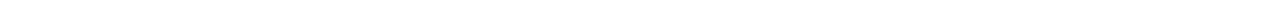
<file: storedEnergy.html>
<!DOCTYPE html>
<html>
<head>
	<meta charset="utf-8">
	<title>乳源智能电网监测分析与辅助决策</title>
	<link rel="stylesheet" type="text/css" href="./css/storedEnergy.css">
</head>
<body>
	<div class="outer-wrapper" id="app">
		<div class="left-wrapper">
			<div class="left-middle-chart-wrapper">
				<!-- 在这里插入图表-中间 -->
				<div class="left-middle-text">
					<div class="left-middle-text-num" v-html="chargeData.electric[0].value"></div>
					<div class="left-middle-text-title">剩余电量<span class="left-middle-text-title-danwei">(万kWh)</span></div>
				</div>
				<div class="left-middle-chart">
					<div class="left-middle-chart-item" ref="electricChart"></div>
				</div>
			</div>
			<div class="left-right-chart-wrapper">
				<div class="left-right-top-wrapper">
					<!-- 在这里插入图表-右边-上-1 -->
					<div class="left-wrapper-top-item-wrapper">
						<div class="left-right-top-item" ref="secondChart1"></div>
					</div>
					
					<!-- 在这里插入图表-右边-上-2 -->
					<div class="left-wrapper-top-item-wrapper">
						<div class="left-right-top-item" ref="secondChart2"></div>
					</div>
				</div>
				<!-- 在这里插入图表-右边-中间-1 -->
				<div class="left-right-bottom-item" ref="liquidFillItem_1"></div>
				<!-- 在这里插入图表-右边-中间-2 -->
				<div class="left-right-bottom-item" ref="liquidFillItem_2"></div>
				<!-- 在这里插入图表-右边-中间-3 -->
				<div class="left-right-bottom-item" ref="liquidFillItem_3"></div>
			</div>
		</div>
		<div class="right-wrapper margin-60">
			<div class="right-item">
				<div class="item-title">
					<span class="icon-img"><img src="./img/风电项目展示/标题图标.png"></span>
					<span class="icon-text">储能信息汇总</span>
				</div>
				<div class="first-charts-wrapper">
					<div class="first-charts-item" ref="firstCharts1"></div>
					<div class="first-charts-item" ref="firstCharts2"></div>
					<div class="first-charts-item" ref="firstCharts3"></div>
				</div>
			</div>
			<div class="right-item">
				<div class="item-title">
					<span class="icon-img"><img src="./img/风电项目展示/标题图标.png"></span>
					<span class="icon-text">充放电量趋势分析-2018年</span>
				</div>
				<div class="two-charts" ref="impulseEleTrendItem"></div>
			</div>
		</div>
		<div class="right-wrapper">
			<div class="right-item">
				<div class="item-title">
					<span class="icon-img"><img src="./img/风电项目展示/标题图标.png"></span>
					<span class="icon-text">剩余容量占比-2018年</span>
				</div>
				<div class="three-charts" ref="residualCapacityItem"></div>
			</div>
			<div class="right-item">
				<div class="item-title">
					<span class="icon-img"><img src="./img/风电项目展示/标题图标.png"></span>
					<span class="icon-text">充放电次数与充放电时间比-2018年</span>
				</div>
				<div class="two-charts" ref="impulseEleItem"></div>
			</div>
		</div>
	</div>
	<script type="text/javascript" src="./js/jquery-3.3.1.min.js"></script>
	<script src="./js/vue.js"></script>
	<script type="text/javascript" src="./js/echarts/echarts.min.js"></script>
	<script type="text/javascript" src="./js/echarts/echarts-liquidfill.min.js"></script>
	<script type="text/javascript" src="./js/echarts/echarts-gl.js"></script>
	<script type="text/javascript" src="./js/storedEnergy.js"></script>
</body>
</html>
</file>
<file: css/index.css>
*{
  margin: 0;
  padding: 0;
}
html{
  width: 5120px;
  height: 1920px;
  background-color: #2D4e81;
}
body{
  width: 100%;
  height: 100%;
  background: url(../img/dpbg.png) no-repeat;
  color: #fff;
  background-size: cover;
}

/*@media only screen and (min-width: 1921px){
  header{
    position: absolute;
    background: #2D4e81;
    height: 100px;
    width: 100%;
    text-align: center;
    font-size: 50px;
    line-height: 100px;
  }
  nav{
    position: absolute;
    width: 500px;
    height: 90%;
    padding-top: 200px;
    padding-left: 50px;
    box-sizing: border-box;
  }
  nav img{
    width: 300px;
    height: 100%;
  }
  .router-view{
    padding-left: 500px;
    padding-top: 100px;
    box-sizing: border-box;
  }
}*/

/*@media only screen and (max-width: 1920px){*/
  header{
    position: absolute;
    background: #2D4e81;
    height: 100px;
    width: 5120px;
    text-align: center;
    font-size: 50px;
    line-height: 100px;
  }
  nav{
    position: absolute;
    width: 500px;
    height: 1920px;
  }
  nav img{
    /*width: 100px;*/
    height: 1640px;
    margin-left: 100px;
    margin-top: 200px;
  }
  .router-view{
    padding-left: 500px;
    padding-top: 100px;
    box-sizing: content-box;
  }
/*}*/
</file>
<file: css/index2.css>
*{
  margin: 0;
  padding: 0;
}
body{
  color: #fff;
  width: 4620px;
  height: 1790px;
}
a:visited {
    color: #fff;
}

a {
    color: #fff;
}
/*@media only screen and (max-width: 1920px){
    .index{
        margin-top: 4.5px;
    }

    .items-wrapper{
        margin-top: 2px;
        margin-left: 2px;
    }
    .item-wrapper{
        cursor: pointer;

        float: left;
        width: 14%;
        height: 30px;
        line-height: 30px;
        text-align: center;
        padding-right: 2px;
        box-sizing: border-box;
        font-size: 14px;
        position: relative;
    }

    .item {
        border-radius: 4px;
        background-color: #182C5A;
        background-image: url(./../img/菜单未选中状态.png);
        background-repeat: no-repeat;
        background-size: 100% 100%;
        height: 100%;
        width: 100%;
        overflow:hidden;
    }

    .item span {
        padding-left: 2px;
    }

    .visited {
        background-image: url(./../img/菜单选中状态.png);
    }

    .item img {
        width: 15px;
        height: 15px;
        position: relative;
        top: 2px;
    }
    .child-nav{
        display: none;
        position: absolute;
        width: 100%;
        top: 30px;
        left: 0;
        padding-right: 2px;
        box-sizing: border-box;
    }
    .child-nav li:first-child{
        background-image: none;
    }
    .child-nav li:hover:first-child{
        background-image: url(./../img/二级页面图片/三级菜单选中.png);
        background-size: 100% 100%;
        background-repeat: no-repeat;
    }
    .child-nav li:hover{
        background-image: url(./../img/二级页面图片/三级菜单选中.png);
        background-size: 100% 100%;
        background-repeat: no-repeat;
    }
    .child-nav li{
        background: rgba(56,115,154,.8); 
        background-image: url(./../img/二级页面图片/三级菜单.png);
        background-size: 100%;
        background-repeat: no-repeat;
    }



    .bread-wrapper{
        margin-top: 15px;
        width: 20%;
        height: 28px;
        background-image: url(./../img/面包屑3.png);
        background-size: 100% 100%;

    }
    .bread-item{
        display: inline-block;
        font-size: 0;
        line-height: 18px;
        margin-left: 8px;
    }
    .bread img{
        position:relative;
        top: 3px;
        width: 15px;
    }
    .bread span{
        font-size: 12px;
    }
    .name{
        margin-left: 8px;
    }
    .first-name{
        margin-left: 4px;
    }

}*/

/*@media only screen and (min-width: 1921px){*/
    .index{
        padding-top: 12px;
        box-sizing: border-box;
    }
    /*导航栏样式开始*/
    .items-wrapper{
        margin-top: 2px;
        margin-left: 2px;
    }
    .item-wrapper{
        cursor: pointer;
        /*display: inline-block;*/
        float: left;
        width: 650px;
        height: 80px;
        line-height: 80px;
        text-align: center;
        padding-right: 6px;
        box-sizing: border-box;
        font-size: 30px;
        position: relative;
    }

    .item {
        border-radius: 4px;
        background-color: #182C5A;
        background-image: url(./../img/菜单未选中状态.png);
        background-repeat: no-repeat;
        background-size: 100% 100%;
        height: 100%;
        width: 100%;
        overflow:hidden;
    }
/*    .item-wrapper:hover .item{
        background: url(./../img/二级页面图片/鼠标经过菜单.png)
    }*/


    .item span {
        padding-left: 20px;
    }
    .over{
        background-image: url(./../img/二级页面图片/鼠标经过菜单.png);
    }
    .left{
        background-image: url(./../img/菜单未选中状态.png);
    }
    .visited {
        background-image: url(./../img/菜单选中状态.png);
    }

    .item img {
        width: 40px;
        height: 40px;
        vertical-align: middle;
    }
/*    .item-wrapper:hover .child-nav{
        display: block;
    }*/
    .child-nav{
        display: none;
        position: absolute;
        width: 100%;
        top: 80px;
        left: 0;
        padding-right: 6px;
        box-sizing: border-box;
    }
    .child-nav li:first-child{
        background-image: none;
    }
    .child-nav li:hover:first-child{
        background-image: url(./../img/二级页面图片/三级菜单选中.png);
        background-size: 100% 100%;
        background-repeat: no-repeat;
    }
    .child-nav li:hover{
        background-image: url(./../img/二级页面图片/三级菜单选中.png);
        background-size: 100% 100%;
        background-repeat: no-repeat;
    }
    .child-nav li{
        background: rgba(56,115,154,.8); 
        background-image: url(./../img/二级页面图片/三级菜单.png);
        background-size: 100%;
        background-repeat: no-repeat;
        list-style: none;
    }
    /*导航栏样式开始*/

    /*面包屑样式开始*/
    .bread-wrapper{
        margin-top: 40px;
        width: 974px;
        height: 48px;
        background-image: url(./../img/面包屑3.png);
        background-size: 100% 100%;

    }
    .bread-item{
    	display: inline-block;
    	font-size: 0;
    	line-height: 48px;
    	margin-left: 20px;
    }
    .bread img{
    	position:relative;
    	top: 2px;
    }
    .bread span{
    	font-size: 20px;
    }
    .name{
    	margin-left: 20px;
    }
    .first-name{
    	margin-left: 10px;
    }
    /*面包屑样式结束*/
/*}*/
</file>
<file: css/intelligent.css>
body{
	margin: 0;
	padding: 0;
	height: 1620px;
	color: #fff;
}
.outer-wrapper{
	width: 4620px;
	height: 95%;
}
.left-wrapper{
	padding-top: 40px;
	box-shadow: border-box;
	float: left;
	height: 100%;
	width: 1200px;
	margin-right: 80px;
}
.middle-wrapper{
	padding-top: 40px;
	box-shadow: border-box;
	float: left;
	height: 100%;
	width: 2020px;
	margin-right: 80px;
}
.right-wrapper{
	padding-top: 40px;
	box-shadow: border-box;
	float: left;
	height: 100%;
	width: 1200px;
}
.wrapper-item{
	width: 100%;
	height: 480px;
	margin-bottom: 40px;
	background-image: url(./../img/智慧台区展示/框11-8.png);
	background-repeat: no-repeat;
    background-size: 100% 100%;
}
.wrapper-item:last-child{
	margin-bottom: 0;
}
.wrapper-item-content{
	height: 405px;
	width: 100%;
}

/*label start*/
.item-title{
	padding-left: 30px;
	padding-top: 25px;
	height: 50px;
}
.icon-img{
	margin-right: 20px;
}
.icon-img img{
	width: 32px;
	height: 32px;
	position: relative;
	top: 4px;
}
.icon-text{
	font-size: 32px;
}
/*label end*/

/*first charts start*/
.left-item-one{
	text-align: center;
	padding-top: 60px;
	width: 25%;
	float: left;
}
.left-item-one-img{
	width: 100%;
	height: 160px;
}
.left-item-one-img img{
	width: 160px;
	height: 100%;
}
.left-item-one-title{
	font-size: 32px;
	padding-top: 20px;
}
.left-item-one-num{
	font-weight: bold;
	font-size: 40px;
	color: rgb(246,213,74);
	padding-top: 20px;
}
/*first charts end*/

/*second charts start*/
.left-item-two{
	width: 25%;
	height: 100%;
	float: left;

}
/*second charts end*/

/*three charts start*/
.left-item-three{
	width: 50%;
	height: 100%;
	float: left;
}
.right-padding-60{
	box-sizing: border-box;
	padding-right: 60px;
}
/*three charts end*/

/*middle charts start*/
.middle-item{
	width: 100%;
	height: 1520px;
	background-image: url(./../img/智慧台区展示/背景2.jpg);
	background-repeat: no-repeat;
    background-size: 100% 100%;
    position: relative;
}
.map-charts{
	width: 100%;
	height: 100%;
	/*transform: rotateX(45deg);*/
}
.middle-item-button{
	position: absolute;
	z-index: 999;
	right: 80px;
	top: 40px;
	height: 100px;
	width: 300px;
	background-image: url(./../img/智慧台区展示/台区框-8.png);
	background-repeat: no-repeat;
    background-size: 100% 100%;
    text-align: center;
}
.middle-item-button>img{
	width: 85px;
	height: 85px;
    vertical-align: top;
}
.middle-item-button>span{
	font-size: 32px;
	line-height: 100px;
}
/*middle charts end*/
</file>
<file: css/majorCustomers.css>
body{
	margin: 0;
	padding: 0;
	height: 1620px;
	color: #fff;
}
.outer-wrapper{
	width: 4620px;
	height: 100%;
}
.left-wrapper{
	float: left;
	width: 1260px;
	height: 100%;
	margin-right: 80px;
	padding-top: 40px;
	box-sizing: border-box;
}
.middle-wrapper{
	float: left;
	width: 1900px;
	height: 100%;
	margin-right: 80px;
	padding-top: 40px;
	box-sizing: border-box;
}
.right-wrapper{
	float: left;
	width: 1260px;
	height: 100%; 
	padding-top: 40px;
	box-sizing: border-box;
}
.item-wrapper{
	width: 100%;
	height: 480px;
	margin-bottom: 40px;
	background-image: url(./../img/重点用户/左右框-8.png);
	background-repeat: no-repeat;
    background-size: 100% 100%;
}
.item-wrapper:nth-child(3){
	margin-bottom: 0;
}
.middle-item-wrapper1{
	width: 100%;
	height: 780px;
	margin-bottom: 40px;
	background-image: url(./../img/重点用户/中间上边框-8.png);
	background-repeat: no-repeat;
    background-size: 100% 100%;
}
.middle-item-wrapper2{
	width: 100%;
	height: 700px;
	background-image: url(./../img/重点用户/中间下边框-8.png);
	background-repeat: no-repeat;
    background-size: 100% 100%;
}

/*label start*/
.item-title{
	padding-left: 30px;
	padding-top: 25px;
	height: 50px;
}
.icon-img{
	margin-right: 20px;
}
.icon-img img{
	width: 32px;
	height: 32px;
	position: relative;
	top: 4px;
}
.icon-text{
	font-size: 32px;
}
/*label end*/

.one-charts-wrapper{
	width: 100%;
	height: 405px;
}
.one-charts-item{
	width: 33.3%;
	height: 100%;
	float: left;
}

.item-first-wrapper{
	width: 100%;
	height: 1000px;
	margin-bottom: 40px;
	background-image: url(./../img/重点用户/背景-1.jpg);
	background-repeat: no-repeat;
    background-size: 100% 100%;
}
.item-first-charts{
	height:900px;
	width: 100%;
}
.item-first-title{
	font-size: 60px;
	font-weight: bold;
	padding-top: 12px;
	text-align: center;
}
.middle-item-wrapper1-one{
	width: 950px;
	height: 100%;
	float: left;
}
.middle-item-first-chart{
	width: 100%;
	height: 705px;
}
.middle-item-div{
	width: 100%;
	margin-top: 20px;
	height: 100px;
	box-sizing: border-box;
	padding-left: 80px;
}
.middle-item-div-one{
	float: left;
	margin-right: 120px;
	width: 500px;
	height: 100px;
	background-image: url(./../img/重点用户/框-8.png);
	background-repeat: no-repeat;
    background-size: 100% 100%;
    font-weight:bold;
    font-size: 32px;
    line-height: 100px;
    text-align: center;
}
.middle-item-div-one:last-child{
	margin-right: 0;
}
.middle-item-two-chart{
	height: 505px;
	width: 100%;
}
.right-charts-item{
	width: 420px;
	height: 100%;
	float: left;
}
.padding-20{
	padding-left: 20px;
	padding-right: 20px;
	box-sizing: border-box;
}
</file>
<file: css/overallView.css>
body{
	margin: 0;
	padding: 0;
	height: 1620px;
	color: #fff;
}
.outer-wrapper{
	width: 4620px;
	height: 100%;
}

.left-wrapper{
	width: 1080px;
	height: 100%;
	margin-right: 80px;
	float: left;
}
.middle-wrapper{
	width: 2260px;
	height: 100%;
	float: left;
	margin-right: 80px;
}
.middle-item-wrapper{
	width: 1100px;
	height: 350px;
	margin-top: 40px;
	float: left;
	background-image: url(./../img/全景图/下边框-8.png);
	background-repeat: no-repeat;
    background-size: 100% 100%;
    margin-right: 60px;
}
.middle-item-wrapper:last-child{
	margin-right: 0px;
}
.right-wrapper{
	width: 1080px;
	height: 100%;
	float: left;
}
.item-wrapper{
	width: 100%;
	height: 350px;
	margin-top: 40px;
	background-image: url(./../img/全景图/左右框-8.png);
	background-repeat: no-repeat;
    background-size: 100% 100%;
}
.middle-item{
	width: 2260px;
	height: 1130px;
	margin-top: 40px;
}
.item-title{
	padding-left: 30px;
	padding-top: 25px;
	height: 50px;
}
.icon-img{
	margin-right: 20px;
}
.icon-img img{
	width: 32px;
	height: 32px;
	position: relative;
	top: 4px;
}
.icon-text{
	font-size: 32px;
}

/*综合分析开始*/
.right-one-wrapper{
	width: 100%;
	height: 275px;
}
.right-one-left-item{
	width: 332px;
	margin-right:80px;
	padding-left: 60px;
	height: 100%;
	box-sizing: border-box; 
	float: left;
}
.right-one-right-item{
	width: 668px;
	height: 100%;
	float: left;
}
.right-one-left-item-icon{
	text-align: center;
	width: 272px;
	height: 110px;
	background-image: url(./../img/全景图/综合-8.png);
	background-repeat: no-repeat;
    background-size: 100% 100%;
}
.right-one-left-item-icon:first-child{
	margin-bottom: 10px;
}
.right-one-left-item-icon-num{
	font-size: 40px;
	font-weight: bold;
	line-height: 70px;
}
.right-one-left-item-icon-num.num1{
	color: rgb(36,237,184);
}
.right-one-left-item-icon-num.num2{
	color: rgb(254,101,144);
}
.right-one-left-item-icon-text{
	font-size: 24px;
	line-height: 40px;
}
/*综合分析结束*/

/*效率分析开始*/
.right-two-wrapper{
	width: 100%;
	height: 275px;
	padding:30px;
	box-sizing: border-box;
}
.right-two-wrapper-chart{
	width: 320px;
	margin-right: 30px;
	float: left;
	height: 100%;
}
.right-two-wrapper-chart:last-child{
	margin-right: 0;
}
/*效率分析结束*/

/*安全分析开始*/
.right-three-wrapper{
	width: 100%;
	height: 275px;
}
/*安全分析结束*/

/*社会贡献开始*/
.right-four-wrapper{
	padding-right: 40px;
	padding-left: 40px;
	box-sizing:border-box;
	width: 100%;
	height: 275px;
}
.right-four-item{
	/*padding: 20px 0;*/
	box-sizing: border-box;
	float: left;
	height: 100%;
	width: 50%;
}
.right-four-item-icon{
	height: 40px;
}
.right-four-item-icon img{
	width: 40px;
	height: 40px;
}
.right-four-item-icon span{
	font-size: 28px;
	position: relative;
	top: -10px;
}
.right-four-item1-wrapper{
	width: 466px;
	height: 28px;
	overflow:hidden;
	margin-bottom: 20px;
}
.right-four-item1{
	height: 70px;
	width: 500px;
}
/*社会贡献结束*/

/*充电桩运行情况开始*/
.middle-item-right-wrapper{
	padding-left: 40px;
	padding-right: 40px;
	padding-top: 20px;
	width: 100%;
	height: 275px;
	box-sizing: border-box;
}
.middle-item-right-item{
	width: 220px;
	height: 220px;
	margin-right: 46px;
	float: left;
	background-repeat: no-repeat;
    background-size: 100% 100%;
    text-align: center;
}
.middle-item-right-item:last-child{
	margin-right: 0;
}
.middle-item-right-item.item1{
	background-image: url(./../img/全景图/充电桩1-8.png);
}
.middle-item-right-item.item2{
	background-image: url(./../img/全景图/充电桩2-8.png);
}
.middle-item-right-item.item3{
	background-image: url(./../img/全景图/充电桩3-8.png);
}
.middle-item-right-item.item4{
	background-image: url(./../img/全景图/充电桩4-8.png);
}
.middle-item-right-item-mun{
	padding-top: 115px;
	font-weight: bold;
	font-size: 60px;
	line-height: 65px;
	padding-bottom: 5px;
}
.middle-item-right-item-text{
	font-size: 14px;
}
/*充电桩运行情况结束*/

/*重点用户开始*/
.middle-item-left-wrapper{
	width: 100%;
	height: 275px;
	box-sizing: border-box;
	padding-left: 40px;
	padding-top: 20px;
	padding-right: 40px;
	position: relative;
}
.middle-item-left-title{
	height: 80px;
	width: 100%;
}
.middle-item-left-title img{
	position:absolute;
	top: 0;
	width: 80px;
	height: 80px;
}
.middle-item-left-title span{
	font-size: 40px;
	font-weight: bold;
	padding-left: 100px;
}
.middle-item-left-item{
	width: 50%;
	height: 100%;
	float: left;
}
.middle-item-left-content{
	width: 100%;
	/*height: 135px;*/
	/*position: relative;*/
}
.middle-item-left-icon,.middle-item-left-chart{
	height: 100%;
	float: left;
}
.middle-item-left-icon{
	width: 200px;
}
.middle-item-left-chart{
	position: relative;
	top: -10px;
	width: 310px;
	height: 170px;
	padding-right: 20px;
	box-sizing: border-box;
}
.middle-item-left-icon1{
	height: 60px;
	width: 100%;
	margin-bottom: 25px;
}
.middle-item-left-icon1:last-child{
	margin-bottom: 0px;
}
.middle-item-left-icon1 img{
	width: 60px;
	height: 60px;
	float: left;
	margin-right: 20px;
	position: relative;
	top: 2px;
}
.middle-item-left-icon1-text{
	float: left;
}
.middle-item-left-icon1-text-mun{
	font-size: 32px;
	font-weight: bold;
}
.middle-item-left-icon1-text-title{
	font-size: 14px;
}
/*重点用户结束*/

/*储能站项目情况开始*/
.left-four-item-wrapper{
	width: 100%;
	height: 275px;
	padding: 3px 40px 0;
	box-sizing: border-box;
}
.left-four-item{
	width: 20%;
	height: 100%;
	float: left;
	text-align: center;
}
.left-four-item>img{
	width: 144px;
	height: 144px;
}
.left-four-item-bottom{
	width: 168px;
	display: inline-block;
}
.left-four-item-bottom>img{
	width: 168px;
}
.bottom-title{
	font-size: 24px;
}
.bottom-num{
	font-size: 32px;
	font-weight: bold;
}
/*储能站项目情况结束*/

/*风电项目情况开始*/
.left-two-chart{
	height: 275px;
	width: 100%;
}
/*风电项目情况结束*/

/*风电项目情况开始*/
.left-first-item-wrapper{
	height: 275px;
	width: 100%;
	padding-top: 40px;
	box-sizing: border-box;
	padding-left: 40px;
	padding-right: 40px;
}
.left-first-item{
	width: 33.3%;
	float: left;
    margin-bottom: 50px;
}
.left-first-item:nth-child(n+4){
	margin-bottom: 0;
}
.left-first-item1{
	float: left;
	margin-right: 40px;
	width: 40%;
}
.left-first-item2{
	float: left;
	font-size: 60px;
	font-weight: bold;
	line-height: 60px;
}
.left-first-item1 span{
	display: block;
	font-size: 26px;
}
.left-first-item2.num1{
	color: rgb(36,237,184);
}
.left-first-item2.num2{
	color: rgb(246,213,74);
}
.left-first-item2.num3{
	color: rgb(127,253,255);
}
.left-first-item2.num4{
	color: rgb(1,170,229);
}
/*风电项目情况结束*/

/*水电项目情况开始*/
.left-three-wrapper{
	width: 100%;
	height: 275px;
	padding-top: 25px;
	padding-left: 30px;
	padding-right: 30px;
	box-sizing: border-box;
	position: relative;
}
.left-three-wrapper-item{
	float: left;
	width: 25%;
	height: 110px;
	border-right: 1px solid #9FC7F7;
	border-bottom: 1px solid #9FC7F7;
}
.left-three-wrapper-item:nth-child(n+4){
	border-bottom: none;
}
.left-three-wrapper-item-top{
	padding-top: 10px;
}
.left-three-wrapper-item-top img{
	width: 24px;
	height: 24px;
	margin-right: 10px;
	margin-left: 25px;
}
.left-three-wrapper-item-top span{
	font-size: 24px;
}
.left-three-wrapper-item-bottom{
	text-align: center;
	font-size: 52px;
	color: #F6D54A;
}
.left-three-wrapper-item2{
	position:absolute;
	right: 0;
	width: 285px;
	height: 250px;
}
.left-three-wrapper-item-bottom2{
	text-align: center;
	font-size: 120px;
	color: #F6D54A;
}
/*水电项目情况结束*/

/*地图按钮样式开始*/
.middle-wrapper{
	position: relative;
}
.map-button{
	position: absolute;
	z-index: 9999;
	top: 60px;
	right: 10px;
}
.map-button-item{
	cursor: pointer;
	height: 60px;
	display: inline-block;
	float: left;
	border: 2px solid #2D4E81;
	border-radius: 8px;
	margin-left: 40px;
	background: rgba(255,255,255,.8);
	position: relative;
}
.map-button-item:hover{
	background: rgba(255,255,255,1)
}
.map-button-item img{
	margin-left: 10px;
	margin-right: 10px;
	width: 44px;
	height: 44px;
	position: relative;
	top: 10px;
}
.map-button-item span{
	line-height: 60px;
	padding-right: 20px;
	font-size: 24px;
	color: rgb(14,27,45);
	position: relative;
	top: -3px;
}
.button-visited img,.button-visited span{
	opacity: 0.5
}
/*地图按钮样式结束*/
</file>
<file: css/storedEnergy.css>
body{
	margin: 0;
	padding: 0;
	height: 1620px;
	color: #fff;
}
.outer-wrapper{
	width: 4620px;
	height: 97%;
}
.left-wrapper{
	width: 2476px;
	height: 1520px;
	margin-top: 40px;
	background-image: url(./../img/储能项目展示/背景.jpg);
	background-repeat: no-repeat;
    background-size: 100% 100%;
    float: left;
    margin-right: 60px;
    position: relative;
}
.right-wrapper{
	float: left;
	margin-top: 40px;
	width: 992px;
}
.margin-60{
	margin-right: 60px;
}
.right-item{
	width: 100%;
	height: 730px;
	background-image: url(./../img/储能项目展示/储能图框1-8.png);
	background-repeat: no-repeat;
    background-size: 100% 100%;
}
.right-item:first-child{
	margin-bottom: 60px;
}

.item-title{
	padding-left: 30px;
	padding-top: 25px;
	height: 50px;
}
.icon-img{
	margin-right: 20px;
}
.icon-img img{
	width: 32px;
	height: 32px;
	position: relative;
	top: 4px;
}
.icon-text{
	font-size: 32px;
}

/*first charts start*/
.first-charts-wrapper{
	width: 100%;
	height: 655px;
	box-sizing: border-box;
	padding:90px 60px 0 60px;
}
.first-charts-item{
	width: 290.5px;
	height: 80%;
	float: left;
}
/*first charts end*/

/*three charts start*/
.three-charts{
	height: 655px;
	width: 100%;
}
/*three charts end*/

/*two charts start*/
.two-charts{
	height: 655px;
	width: 100%;
	padding: 25px;
	box-sizing: border-box;
}
/*two charts end*/

/*第一个中间开始*/
.left-middle-chart-wrapper{
	position: absolute;
	width: 650px;
	height: 130px;
	bottom: 220px;
	left: 50%;
	margin-left: -325px;
}
.left-middle-chart{
	float: left;
	width: 100px;
	height: 352px;
	overflow: hidden;
	transform:rotate(90deg);
	-ms-transform:rotate(90deg); 	/* IE 9 */
	-moz-transform:rotate(90deg); 	/* Firefox */
	-webkit-transform:rotate(90deg); /* Safari 和 Chrome */
	-o-transform:rotate(90deg); 	/* Opera */
	position: relative;
    top: -106px;
    left: 126px;
	background-image: url(./../img/储能项目展示/电池外框-8.png);
	background-repeat: no-repeat;
    background-size: 100% 100%;
}
.left-middle-chart-item{
	width: 300px;
	height: 320px;
	position: relative;
	left: -55px;
	top: 25px;
}
.left-middle-text{
	width: 346px;
	height: 100%;
	float: left;
	text-align: right;
}
.left-middle-text-num{
	height: 80px;
	line-height: 80px;
	margin-right: 50px;
	margin-bottom: 5px;
	font-size: 80px;
	font-weight: bold;
	color: rgb(16,255,181);
}
.left-middle-text-title{
	font-size: 40px;
	margin-right: 10px;
}
.left-middle-text-title-danwei{
	font-size: 32px;
}
/*第一个中间结束*/

/*第一个右边开始*/
.left-right-chart-wrapper{
	position: absolute;
	right: 0;
	width: 420px;
	height: 100%;
	padding-top: 80px;
	padding-right: 80px;
	box-sizing: border-box;
}
.left-right-top-wrapper{
	height: 700px;
	width: 100%
}
.left-wrapper-top-item-wrapper{
	position:absolute;
	left: -100px;
	width: 264px;
	overflow: hidden;
	height: 700px;
}
.left-wrapper-top-item-wrapper:last-child{
	left: 80px;
}
.left-right-top-item{
	height: 100%;
	width: 600px;
	float: left;
}
.left-right-bottom-item{
	height: 210px;
	width: 100%;
	margin-top: 30px;
}
/*第一个右边结束*/
</file>
